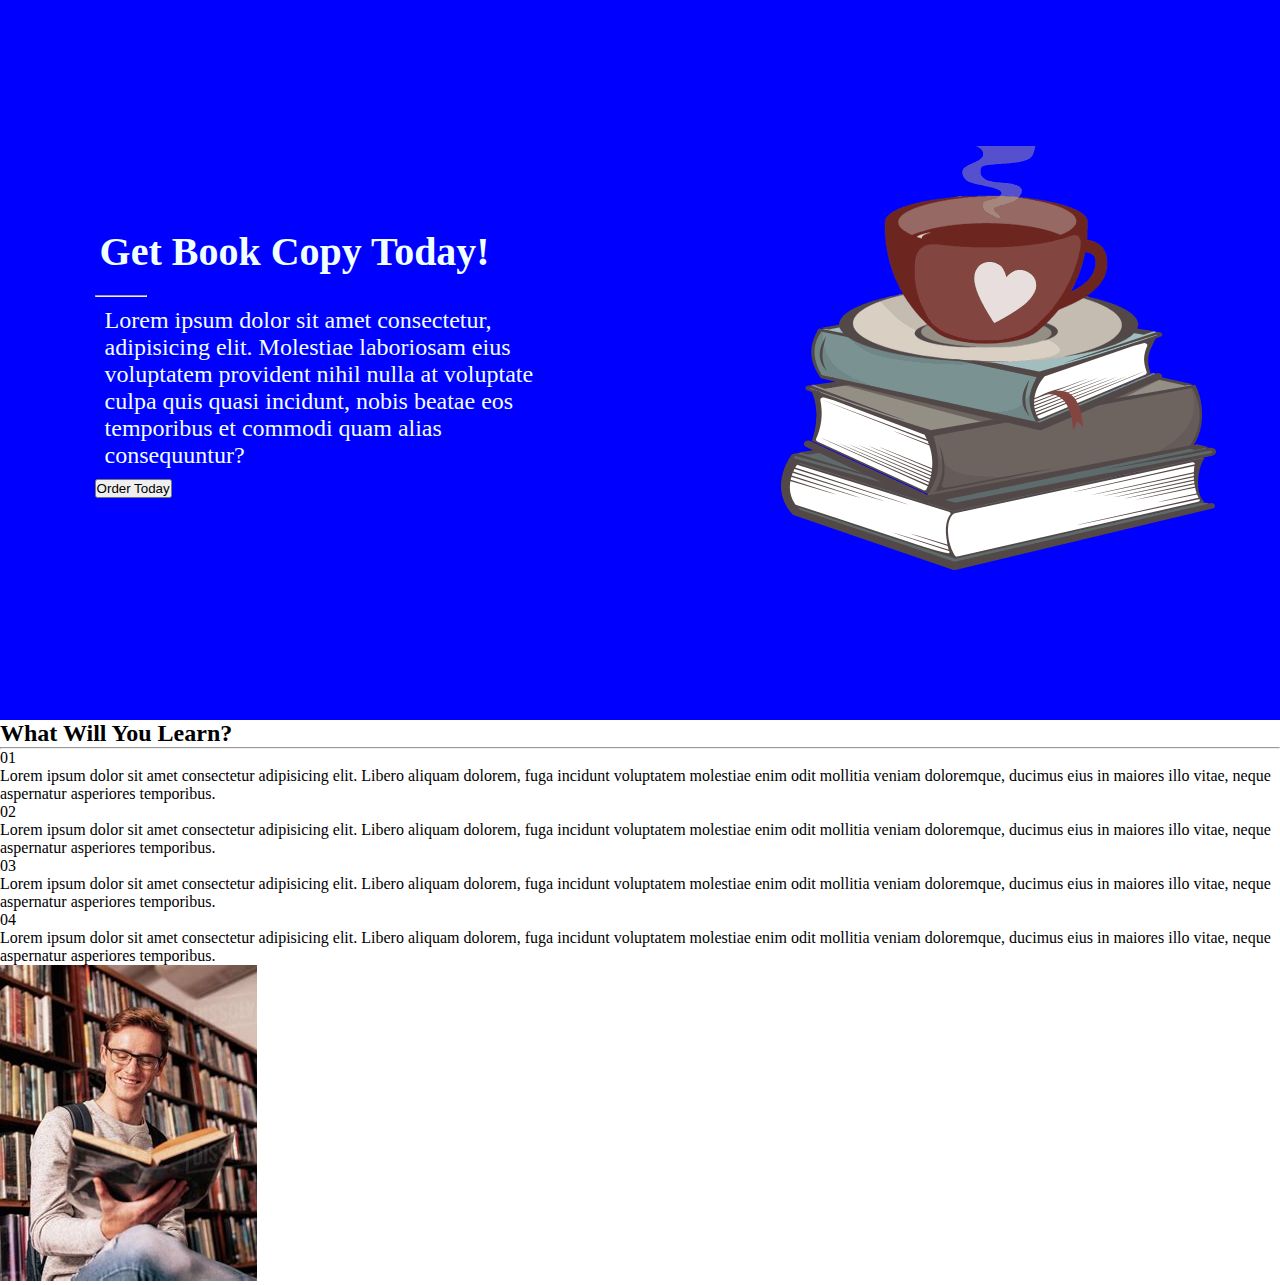
<file: homework1.1/index.html>
<!DOCTYPE html>
<html lang="en">
<head>
    <meta charset="UTF-8">
    <meta name="viewport" content="width=device-width, initial-scale=1.0">
    <title>homework1.1</title>

    <link rel="stylesheet" href="style.css">
</head>
<body>
    <div class="row row-flex">
        <div class="block1">
            <div class="block1_1">
                <h2 class="text-block1">Get Book Copy Today!</h2>
                <hr width="50rem">
                <p>Lorem ipsum dolor sit amet consectetur, adipisicing elit. Molestiae laboriosam eius voluptatem provident nihil nulla at voluptate culpa quis quasi incidunt, nobis beatae eos temporibus et commodi quam alias consequuntur?</p>
                <button>Order Today</button>
            </div>
        </div>
        <div class="block2">
            <img src="assets/tea.png" alt="">
        </div>
    </div>

    <div class="row_t">
        <div class="row_t">
            <h2>What Will You Learn?</h2>
            <hr>
        </div>
        <div class="block">
            <div class="col">
                <div>
                    <span>01</span>
                </div>
                <p>Lorem ipsum dolor sit amet consectetur adipisicing elit. Libero aliquam dolorem, fuga incidunt voluptatem molestiae enim odit mollitia veniam doloremque, ducimus eius in maiores illo vitae, neque aspernatur asperiores temporibus.</p>
            </div>
            <div class="col">
                <div>
                    <span>02</span>
                </div>
                <p>Lorem ipsum dolor sit amet consectetur adipisicing elit. Libero aliquam dolorem, fuga incidunt voluptatem molestiae enim odit mollitia veniam doloremque, ducimus eius in maiores illo vitae, neque aspernatur asperiores temporibus.</p>
            </div>
            <div class="col">
                <div>
                    <span>03</span>
                </div>
                <p>Lorem ipsum dolor sit amet consectetur adipisicing elit. Libero aliquam dolorem, fuga incidunt voluptatem molestiae enim odit mollitia veniam doloremque, ducimus eius in maiores illo vitae, neque aspernatur asperiores temporibus.</p>
            </div>
            <div class="col">
                <div>
                    <span>04</span>
                </div>
                <p>Lorem ipsum dolor sit amet consectetur adipisicing elit. Libero aliquam dolorem, fuga incidunt voluptatem molestiae enim odit mollitia veniam doloremque, ducimus eius in maiores illo vitae, neque aspernatur asperiores temporibus.</p>
            </div>
        </div>
        <div class="block">
            <img src="assets/book.png" alt="">
        </div>
    </div>
</body>
</html>
</file>
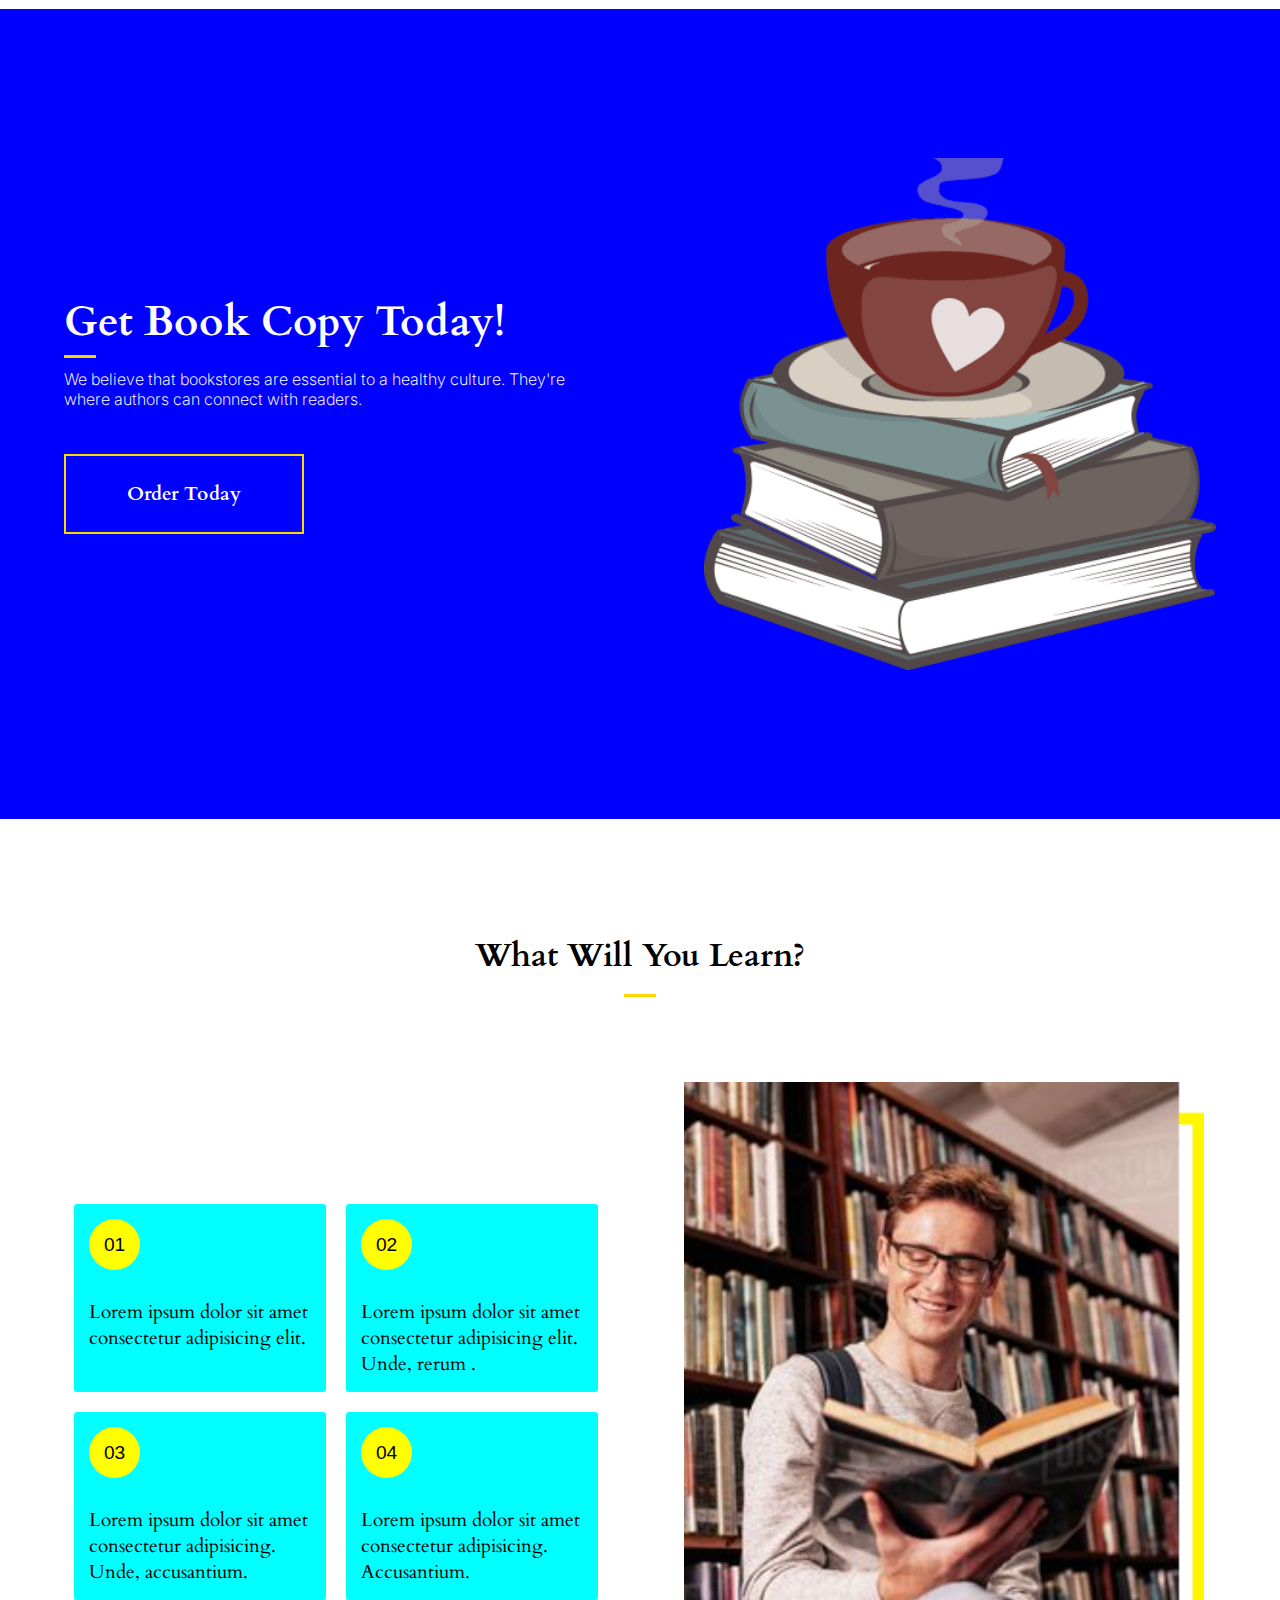
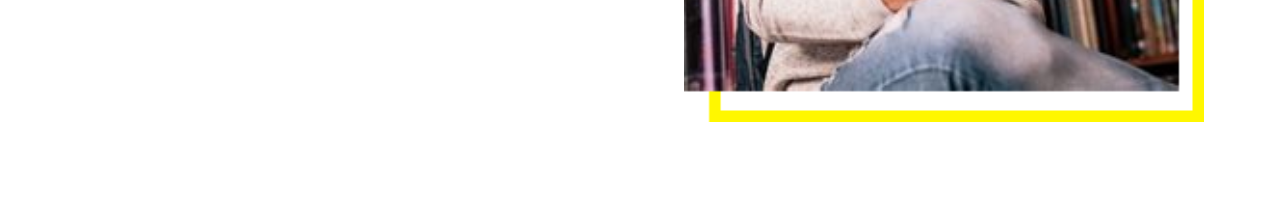
<file: homework1.2/index.html>
<!DOCTYPE html>
<html lang="en">
<head>
    <meta charset="UTF-8">
    <meta name="viewport" content="width=device-width, initial-scale=1.0">
    <title>homework1.2</title>
    <link rel="preconnect" href="https://fonts.googleapis.com">
    <link rel="preconnect" href="https://fonts.gstatic.com" crossorigin>
    <link href="https://fonts.googleapis.com/css2?family=Cardo:wght@400;600&display=swap" rel="stylesheet">

    <link rel="stylesheet" href="style.css">
</head>
<body>
    <div class="frame">
        <div class="block1 box">
            <div class="box1_1 vertical-center">
                <div class="content1_1">    
                    <h3>Get Book Copy Today!</h3>
                    <hr>
                    <p>We believe that bookstores are essential to a healthy culture. They're where authors can connect with readers.</p>
                    <button>Order Today</button>
                </div>
            </div>
            <div class="content1_2 vertical-center">
                <img src="tea.png" alt="">
            </div>
        </div>
    </div>
    <div class="frame">
        <div class="content2_1">
            <h2>What Will You Learn?</h2>
            <hr>
        </div>
        <div class="block2 box">
            <div class="content2_2">
                <div class="row">
                    <div class="col">
                        <span class="vertical-center">01</span>
                        <p>Lorem ipsum dolor sit amet consectetur adipisicing elit.</p>
                    </div>
                    <div class="col">
                        <span class="vertical-center">02</span>
                        <p>Lorem ipsum dolor sit amet consectetur adipisicing elit. Unde, rerum .</p>
                    </div>
                </div>
                <div class="row">
                    <div class="col">
                        <span class="vertical-center">03</span>
                        <p>Lorem ipsum dolor sit amet consectetur adipisicing. Unde, accusantium.</p>
                    </div>
                    <div class="col">
                        <span class="vertical-center">04</span>
                        <p>Lorem ipsum dolor sit amet consectetur adipisicing. Accusantium.</p>
                    </div>
                </div>
            </div>
            <div class="content2_3">
                <div class="vertical-center">
                    <img src="book_border.png" alt="">
                </div> 
            </div>
        </div>
    </div>
</body>
</html>
</file>
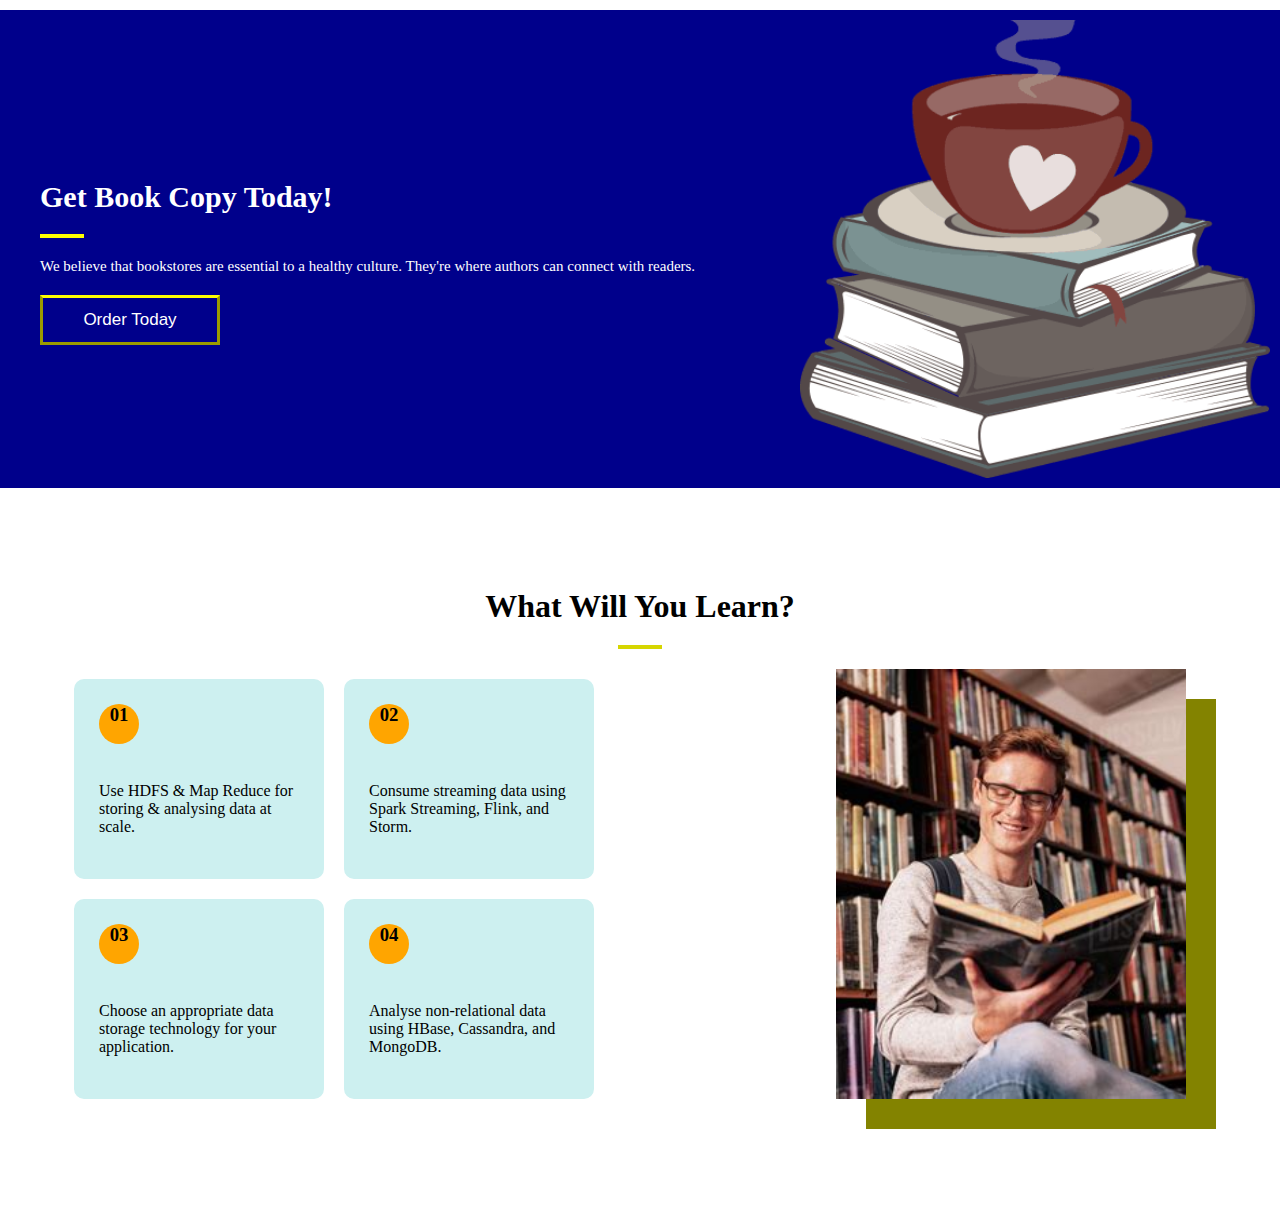
<file: homework1/index.html>
<!DOCTYPE html>
<html lang="en">
<head>
    <meta charset="UTF-8">
    <meta name="viewport" content="width=device-width, initial-scale=1.0">
    <title>homework1</title>

    <link rel="stylesheet" href="styles/style.css">
    <link rel="stylesheet" href="styles/order_style.css">
    <link rel="stylesheet" href="styles/info_style.css">
</head>
<body>
    <!-- order part -->
    <div class="order">
        <div class="order_content">
            <h3 class="order_header">get book copy today!</h3>
            <hr>
            <p class="order_text">We believe that bookstores are essential to a healthy culture. They're where authors can connect with readers.</p>
            <button class="order_button"  onclick="alert('order clicked!')">order today</button>
        </div>
        <img class="order_image" src="assets/tea.png">
    </div>

    <!-- what you'll learn (info) part -->
    <div class="info">
        <div class="info_header">
            <h1>What will you learn?</h1>
            <hr>
        </div>
        <div class="info_content">
            <div class="info_elements">
                <div>
                    <div class="info_element">
                        <h3>01</h3>
                        <p>Use HDFS & Map Reduce for storing & analysing data at scale.</p>
                    </div>
                    <div class="info_element">
                        <h3>02</h3>
                        <p>Consume streaming data using Spark Streaming, Flink, and Storm.</p>
                    </div>
                </div>
                <div>
                    <div class="info_element">
                        <h3>03</h3>
                        <p>Choose an appropriate data storage technology for your application.</p>
                    </div>
                    <div class="info_element">
                        <h3>04</h3>
                        <p>Analyse non-relational data using HBase, Cassandra, and MongoDB.</p>
                    </div>
                </div>
            </div>
            <img class="info_image" src="assets/book.png">
        </div>
    </div>
    <!-- <div style="height: 500px;"></div> -->
</body>
</html>
</file>
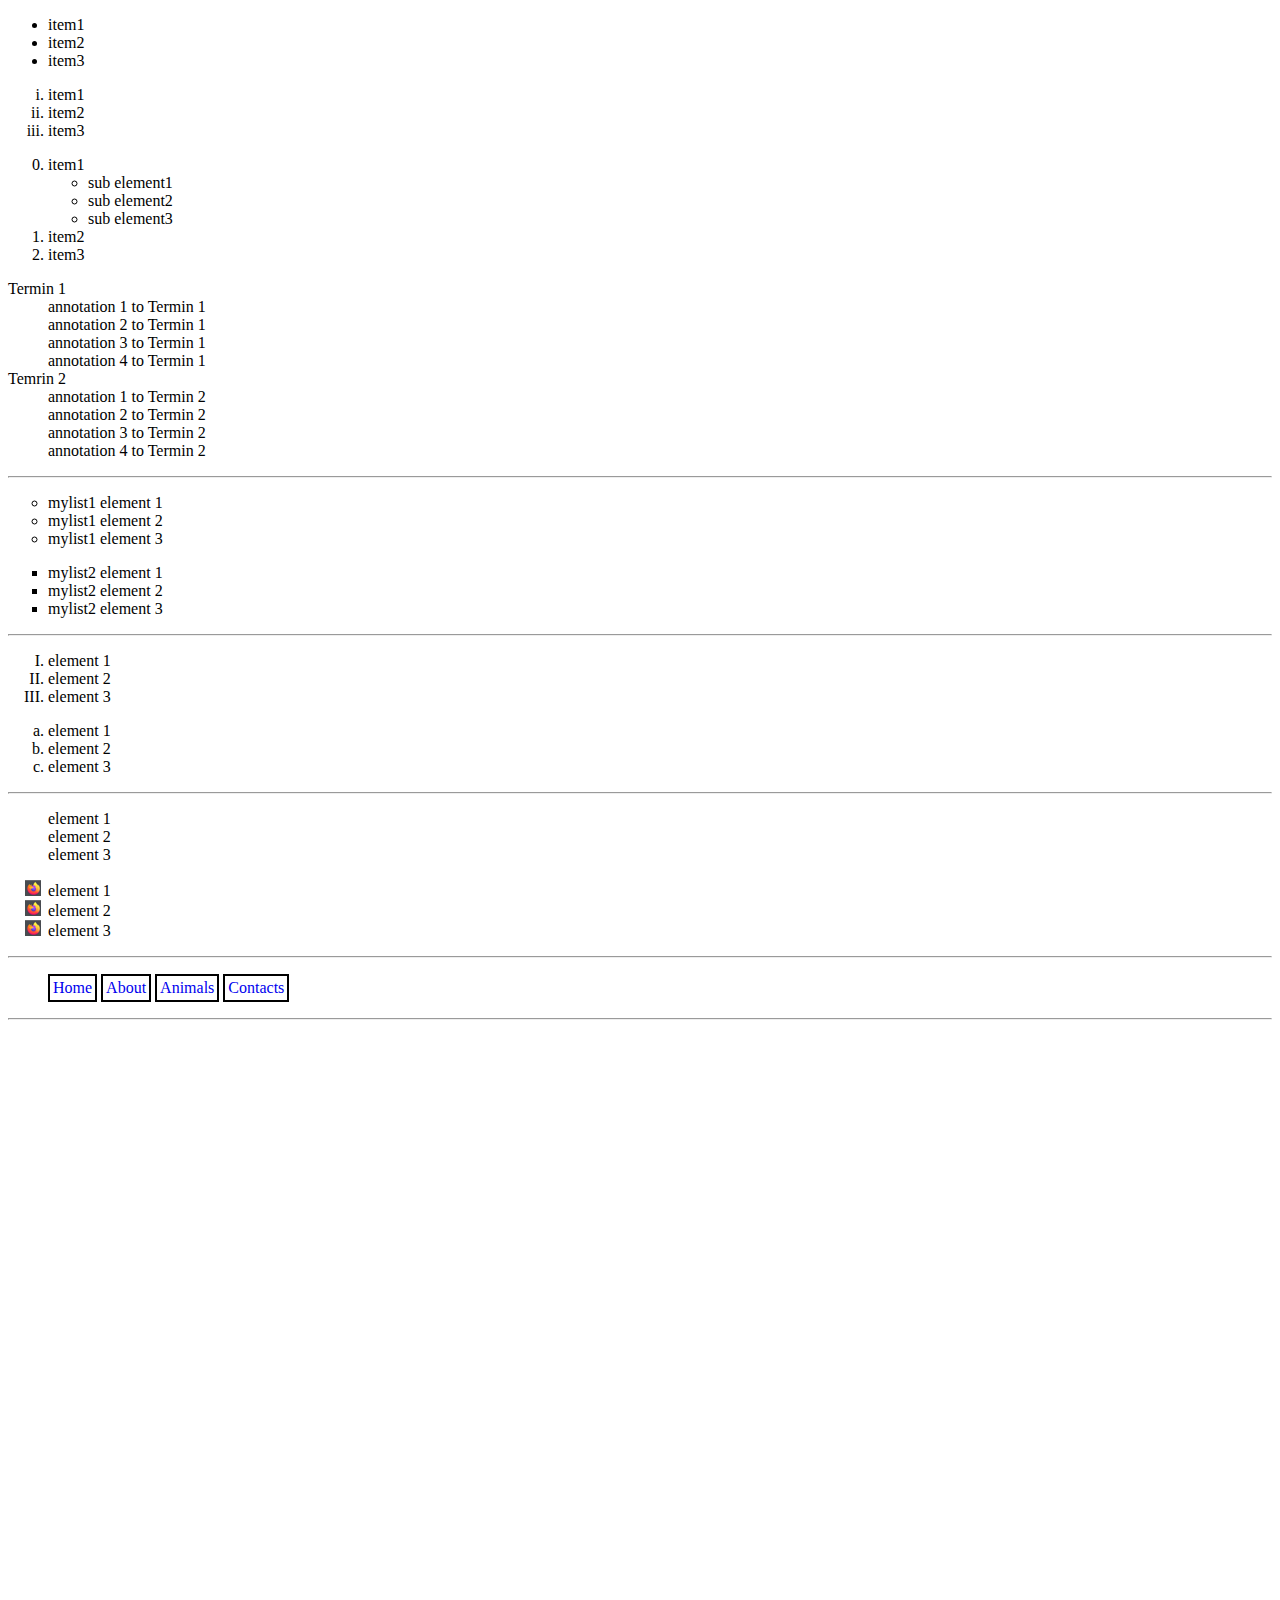
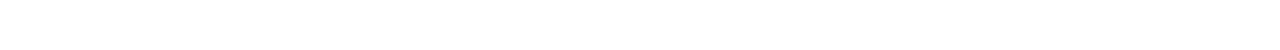
<file: homework2/index.html>
<!DOCTYPE html>
<html lang="en">
<head>
    <meta charset="UTF-8">
    <meta name="viewport" content="width=device-width, initial-scale=1.0">
    <link rel="stylesheet" href="style.css">
    <title>homework2</title>
</head>
<body>
    <ul>
        <li>item1</li>
        <li>item2</li>
        <li>item3</li>        
    </ul>
    <ol type="i">
        <li>item1</li>
        <li>item2</li>
        <li>item3</li>
    </ol>
    <ol type="1" start="0">
        <li>item1
            <ul>
                <li>sub element1</li>
                <li>sub element2</li>
                <li>sub element3</li>
            </ul>
        </li>
        <li>item2</li>
        <li>item3</li>
    </ol>
    <dl>
        <dt>Termin 1</dt>
        <dd> annotation 1 to Termin 1</dd>
        <dd> annotation 2 to Termin 1</dd>
        <dd> annotation 3 to Termin 1</dd>
        <dd> annotation 4 to Termin 1</dd>
        <dt>Temrin 2</dt>
        <dd> annotation 1 to Termin 2</dd>
        <dd> annotation 2 to Termin 2</dd>
        <dd> annotation 3 to Termin 2</dd>
        <dd> annotation 4 to Termin 2</dd>
    </dl>
    <hr>
    <ol class="mylist1">
        <li> mylist1 element 1</li>
        <li> mylist1 element 2</li>
        <li> mylist1 element 3</li>
    </ol>
    <ol class="mylist2">
        <li> mylist2 element 1</li>
        <li> mylist2 element 2</li>
        <li> mylist2 element 3</li>
    </ol>
    <hr>
    <ul class="mylist3">
        <li> element 1</li>
        <li> element 2</li>
        <li> element 3</li>
    </ul>
    <ul class="mylist4">
        <li> element 1</li>
        <li> element 2</li>
        <li> element 3</li>
    </ul>
    <hr>
    <ol class="mylist5">
        <li> element 1</li>
        <li> element 2</li>
        <li> element 3</li>
    </ol>
    <ul class="mylist6">
        <li> element 1</li>
        <li> element 2</li>
        <li> element 3</li>
    </ul>
    <hr>
    <ul class="mylist7">
        <li><a href="javascript:void(0);"> Home </a></li>
        <li><a href="javascript:void(0);"> About </a></li>
        <li>
            <a href="javascript:void(0);"> Animals </a>
            <ul>
                <li><a href="javascript:void(0);"> Tiger </a></li>
                <li><a href="javascript:void(0);"> Bear </a></li>   
            </ul>
        </li>
        <li><a href="javascript:void(0);"> Contacts </a></li>
    </ul>
    <hr>
    <div class="down"></div>
</body>
</html>
</file>
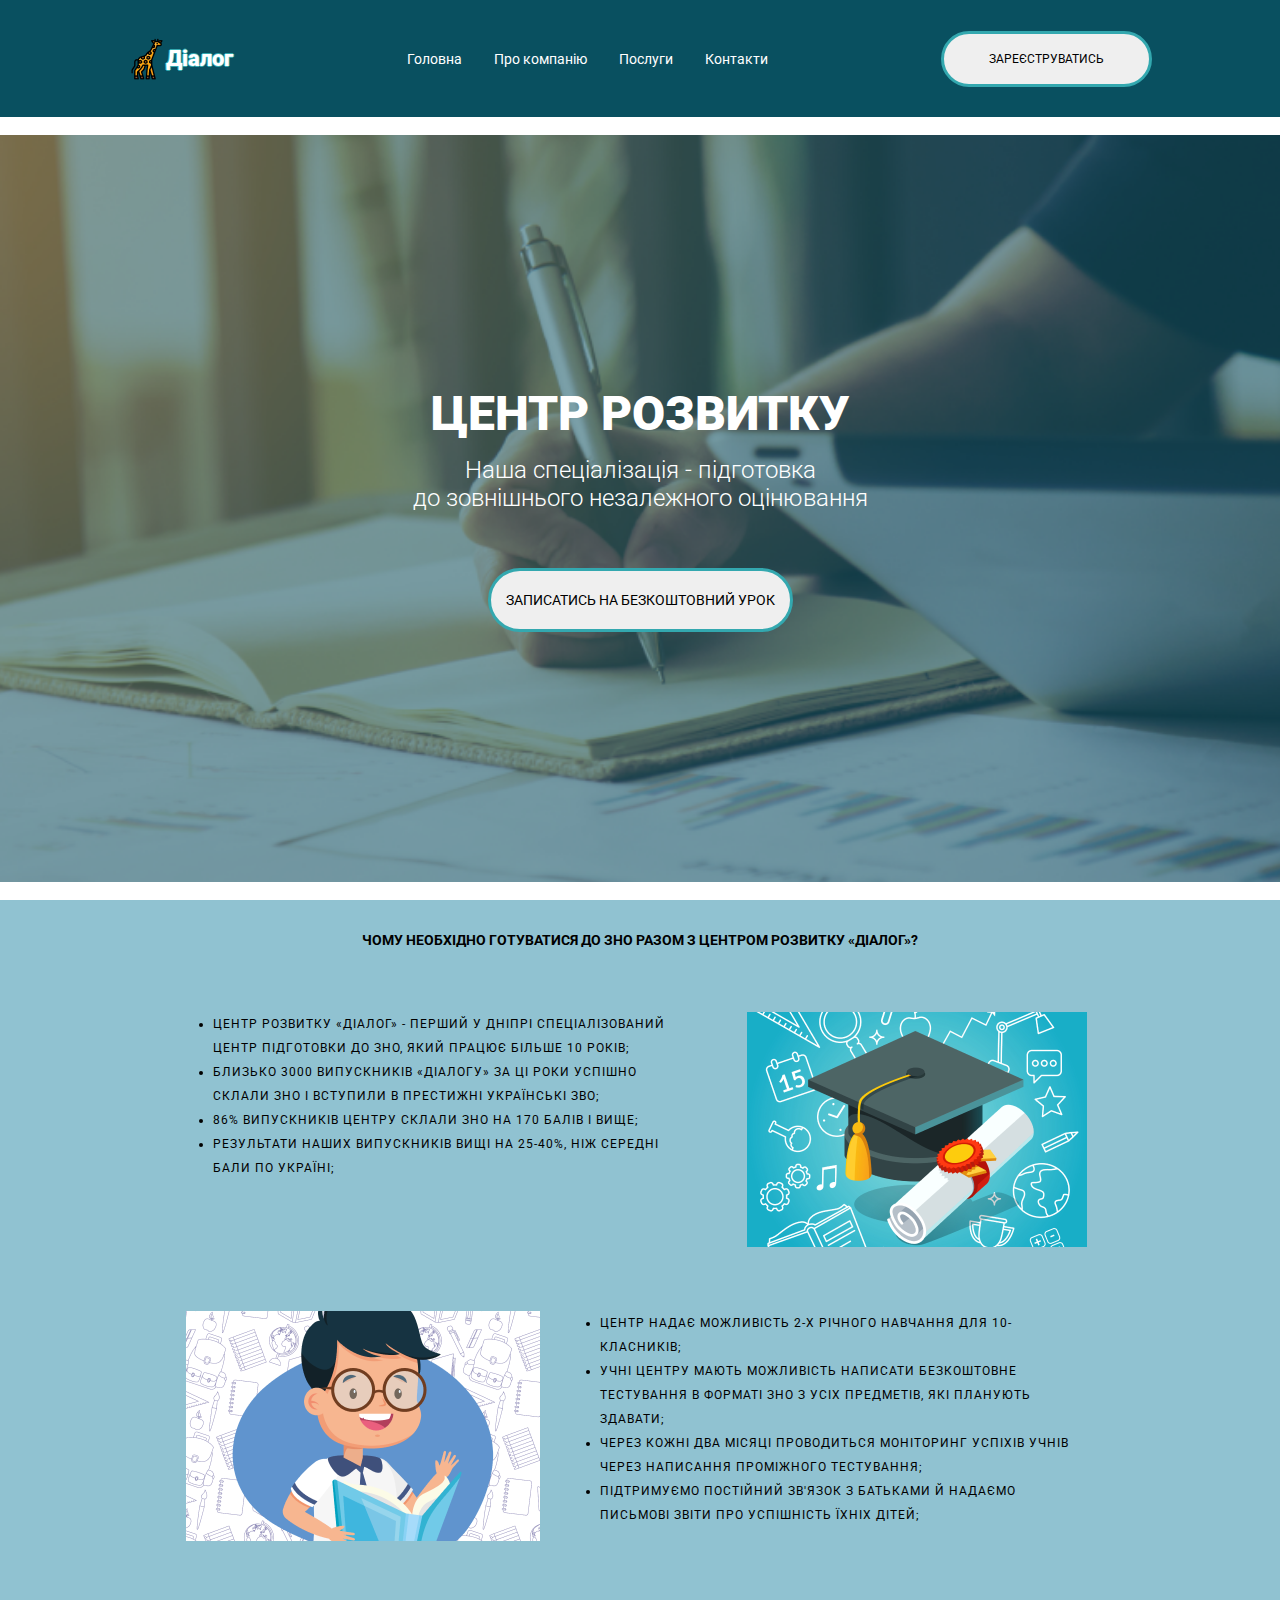
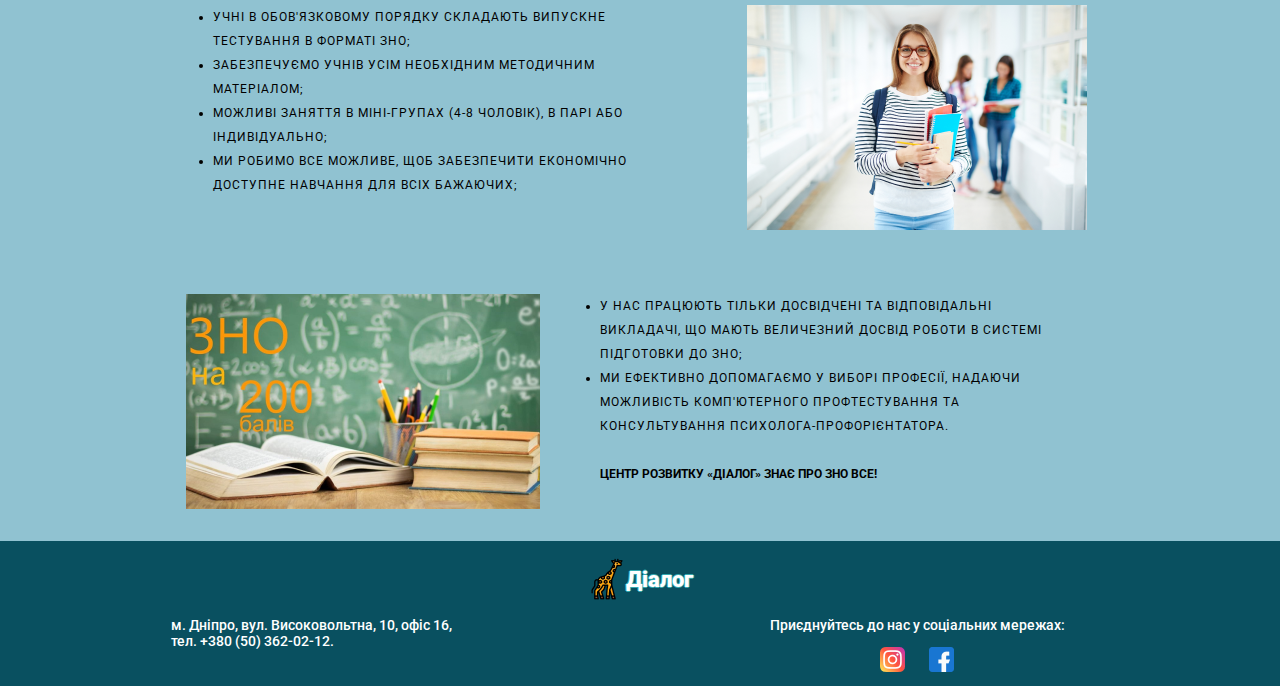
<file: homework3/index.html>
<!DOCTYPE html>
<html lang="en">
<head>
    <meta charset="UTF-8">
    <meta name="viewport" content="width=device-width, initial-scale=1.0">
    <title>homework3</title>
    <link rel="stylesheet" href="style.css">
</head>
<body>
    <header id="menu">
        <div class="box">
            <img src="images/giraffe.png", alt="giraffe">
            <h4>Діалог</h4>
        </div>
        <div class="box">
            <ul>
                <li><a href="javascript:void();">Головна</a></li>
                <li><a href="javascript:void();">Про компанію</a></li>
                <li><a href="javascript:void();">Послуги</a></li>
                <li><a href="javascript:void();">Контакти</a></li>
            </ul>
        </div>
        <div class="box">
            <button>ЗАРЕЄСТРУВАТИСЬ</button>
        </div>
    </header>
    <div class="block1">
        <div class="box2">
            <h2>ЦЕНТР РОЗВИТКУ</h2>
            <p>Наша спеціалізація - підготовка<br> до зовнішнього незалежного оцінювання</p>
            <button>Записатись на безкоштовний урок</button>
        </div>
    </div>
    <div class="block2">
        <div class="box3">
            <h5>Чому необхідно готуватися до ЗНО разом з Центром розвитку «ДІАЛОГ»?</h5>
        </div>
        <div class="box4">
            <div>
                <ul>
                    <li>Центр розвитку «ДІАЛОГ» - перший у Дніпрі спеціалізований центр підготовки до ЗНО, який працює більше 10 років;</li>
                    <li>близько 3000 випускників «ДІАЛОГУ» за ці роки успішно склали ЗНО і вступили в престижні українські ЗВО;</li>
                    <li>86% випускників Центру склали ЗНО на 170 балів і вище;</li>
                    <li>результати наших випускників вищі на 25-40%, ніж середні бали по Україні;</li>
                </ul>
            </div>
            <img src="images/picture1.png" alt="picture1">
        </div>
        <div class="box4">
            <img src="images/picture2.png" alt="picture2">
            <div>
                <ul>
                    <li>Центр надає можливість 2-х річного навчання для 10-класників;</li>
                    <li>учні Центру мають можливість написати безкоштовне тестування в форматі ЗНО з усіх предметів, які планують здавати;</li>
                    <li>через кожні два місяці проводиться моніторинг успіхів учнів через написання проміжного тестування;</li>
                    <li>підтримуємо постійний зв'язок з батьками й надаємо письмові звіти про успішність їхніх дітей;</li>
                </ul>
            </div>
        </div>
        <div class="box4">
            <div>
                <ul>
                    <li>учні в обов'язковому порядку складають випускне тестування в форматі ЗНО;</li>
                    <li>забезпечуємо учнів усім необхідним методичним матеріалом;</li>
                    <li>можливі заняття в міні-групах (4-8 чоловік), в парі або індивідуально;</li>
                    <li>ми робимо все можливе, щоб забезпечити економічно доступне навчання для всіх бажаючих;</li>
                </ul>
            </div>
            <img src="images/picture3.png" alt="picture3">
        </div>
        <div class="box4">
            <img src="images/picture4.png" alt="picture4">
            <div>
                <ul>
                    <li>у нас працюють тільки досвідчені та відповідальні викладачі, що мають величезний досвід роботи в системі підготовки до ЗНО;</li>
                    <li>ми ефективно допомагаємо у виборі професії, надаючи можливість комп'ютерного профтестування та консультування психолога-профорієнтатора.</li>
                </ul>
                <p>Центр розвитку «ДІАЛОГ» знає про ЗНО ВСЕ!</p>
            </div>
        </div>
    </div>
    <footer id="contacts">
        <div class="box">
            <img src="images/giraffe.png", alt="giraffe">
            <h4>Діалог</h4>
        </div>
        <div class="box5">
            <p>м. Дніпро, вул. Високовольтна, 10, офіс 16,<br> тел. +380 (50) 362-02-12.</p>
            <div class="box6">
                <p>Приєднуйтесь до нас у соціальних мережах:</p>
                <div class="box7">
                    <img src="images/instagram.png" alt="instagram">
                    <img src="images/facebook.png" alt="facebook">
                </div>
            </div>
        </div>
    </footer>
</body>
</html>
</file>
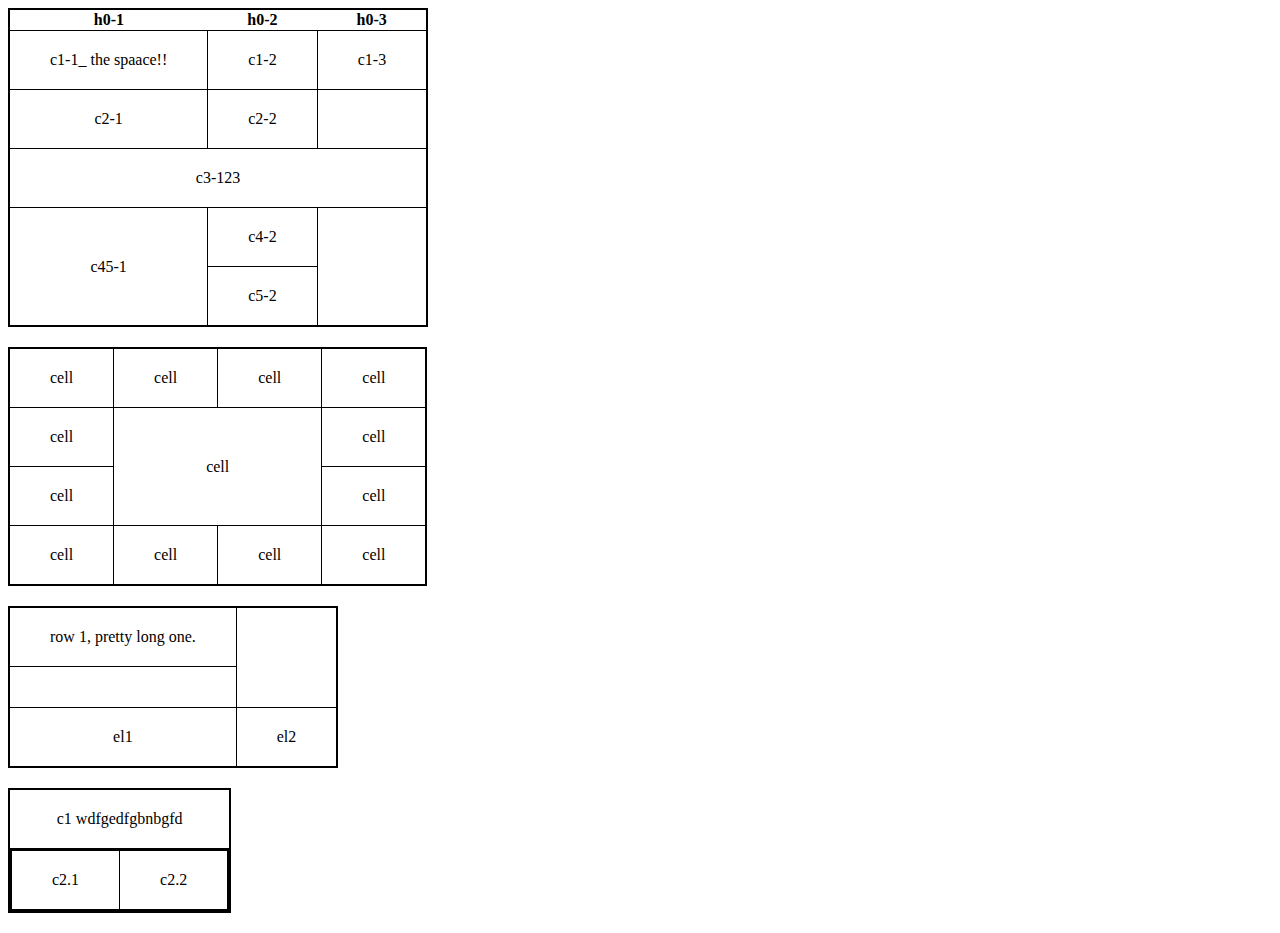
<file: lesson_08/index.html>
<!DOCTYPE html>
<html lang="en">
<head>
    <meta charset="UTF-8">
    <meta name="viewport" content="width=device-width, initial-scale=1.0">
    <title>Lesson 08</title>
    <link rel="stylesheet" href="style.css">
</head>
<body>
    <table>
        <thead>
            <tr>
                <th>h0-1</th>
                <th>h0-2</th>
                <th>h0-3</th>
            </tr>
        </thead>
        <tbody>
            <tr>
                <td>c1-1_ the spaace!!</td>
                <td>c1-2</td>
                <td>c1-3</td>
            </tr>
            <tr>
                <td>c2-1</td>
                <td>c2-2</td>
            </tr>
            <tr>
                <td colspan="4">c3-123</td>
            </tr>
            <tr>
                <td rowspan="2" >c45-1</td>
                <td>c4-2</td>
            </tr>
            <tr>
                <td>c5-2</td>
            </tr>
        </tbody>
    </table>

    <table>
        <tr>
            <td>cell</td>
            <td>cell</td>
            <td>cell</td>
            <td>cell</td>
        </tr>
        <tr>
            <td>cell</td>
            <td colspan="2" rowspan="2">cell</td>
            <td>cell</td>
        </tr>
        <tr>
            <td>cell</td>
            <td>cell</td>
        </tr>
        <tr>
            <td>cell</td>
            <td>cell</td>
            <td>cell</td>
            <td>cell</td>
        </tr>
    </table>

    <table>
        <tr>
            <td>row 1, pretty long one.</td>
        </tr>
        <tr><td></td></tr>
        <tr>
            <td>el1</td>
            <td>el2</td>
        </tr>
    </table>

    <table>
        <tr>
            <td>
                c1 wdfgedfgbnbgfd
            </td>
        </tr>
        <tr>
            <td style="padding: 0;">
                <table style="margin: 0; width: 100%; height: 100%;">
                    <tr>
                        <td>c2.1</td>
                        <td>c2.2</td>
                    </tr>
                </table>
            </td>
        </tr>
    </table>
</body>
</html>
</file>
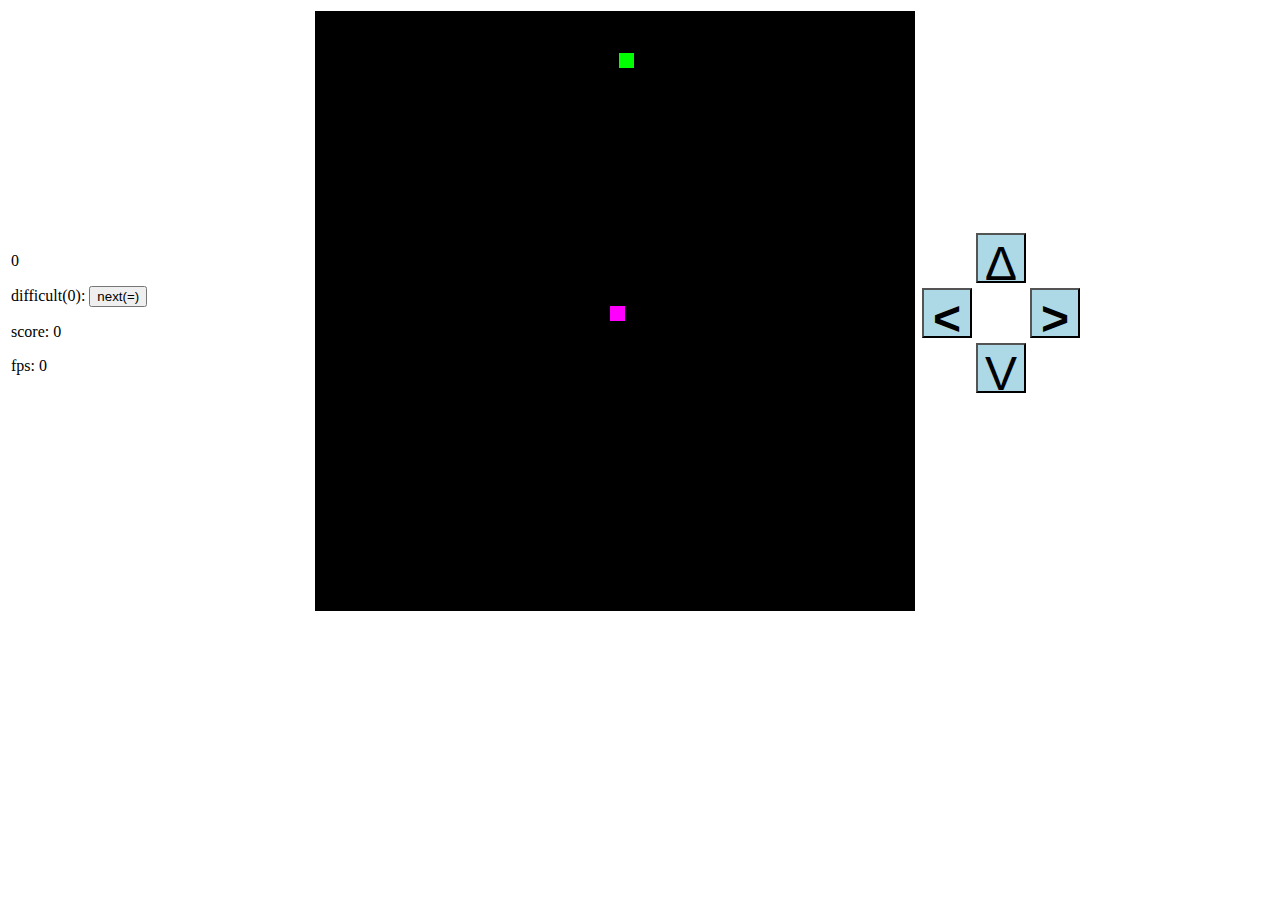
<file: snake/index.html>
<!DOCTYPE html>

<html>
<head>
  <meta http-equiv="CONTENT-TYPE" content="text/html; charset=UTF-8">
  <title>DisFunSec/snake</title>
  <style>
  td, tr {
    height:50px;
    width:50px;
  }
  button {
    width:50px;
    height:50px;
    background-color:lightblue;
    font-size:300%;
  </style>
</head>
<body>
  <table>
    <tr>
      <td style="width:300px">
        <p id="p1"></p>
        <p id="p2"></p>
        <p><a id="p3">difficult(0): </a><input type="button" id="dif" onclick="swD();" value="next(=)"></p>
        <p id="p4"></p>
        <p id="p5"></p>
      </td>
      <td style="width:600px" style="height:600px"><canvas width="600" height="600" style="background-color:black" id="canv"></canvas></td>
      <td style="width:150px">
        <center>
          <table>
            <tr>
              <td></td>
              <td><button id="up" onclick="tu();">∆</button></td>
              <td></td>
            </tr>
            <tr>
              <td><button id="left" onclick="tl();"><b><</b></button></td>
              <td></td>
              <td><button id="right" onclick="tr();"><b>></b></button></td>
            </tr>
            <tr>
              <td></td>
              <td><button id="down" onclick="td();">V</button></td>
              <td></td>
            </tr>
          </table>
        </center>
      </td>
    </tr>
  </table>
  <script>
    var snake = {x:{}, y:{},};
    var diff = document.getElementById("dif");
    var i = 0;
	var pf = 0;
    var score = -1;
    var mx = 0;
    var my = 0;
    var sx = 295;
	var cs = 0;
    var sy = 295;
    var ax;
    var ay;
	var IsLive = 1;
	var kkd = 0;
    var canvas = document.getElementById("canv");
    var ctx = canvas.getContext("2d");
    var p1=document.getElementById('p1');
    var p2=document.getElementById('p2');
    var p3=document.getElementById('p3');
    var p4=document.getElementById('p4');
    var p5=document.getElementById('p5');
	var colors = ["#cccccc", "#cccccc", "#0000ff", "#0000ff"];
	var difs=[1,3,5,7.5,15];
    ctx.fillStyle = "black";
	ctx.font = "30px Arial";
    function rect(x, y, color) {
      ctx.fillStyle = color;
      ctx.fillRect  (x, y, 15, 15);
    }
    function clear() {
      ctx.clearRect(0,0,canvas.width,canvas.height);
    }
	function swD() {
		pf++;
		if (pf>=5) {
			pf=0;
		}
	}
    function tu() {
      if (my==0 && kkd==0) {
        my=-1;
        mx=0;
		kkd=15;
      }
    }
    function td() {
      if (my==0 && kkd==0) {
        my=1;
        mx=0;
		kkd=15;
      }
    }
    function tl() {
      if (mx==0 && kkd==0) {
        mx=-1;
        my=0;
		kkd=15;
      }
    }
    function tr() {
      if (mx==0 && kkd==0) {
        mx=1;
        my=0;
		kkd=15;
      }
    }
	document.addEventListener("keydown",keyPush);
	function keyPush(evt) {
		switch(evt.keyCode) {
			case 187:
				swD();
				break;
			case 37:
				tl();
				break;
			case 38:
				tu();
				break;
			case 39:
				tr();
				break;
			case 40:
				td();
				break;
			case 32:
				if (IsLive == 0) {
				  sx=295;
				  sy=295;
				}
				IsLive = 1;
				break;
			case evt.keyCode:
				console.log(evt.keyCode);
		}
	}
    function genA() {
      ax=Math.round(Math.random()*570)+15;
      ay=Math.round(Math.random()*570)+15;
      score+=1;
    }
    function csc(bx,by) {
      if (sx+11.2>=bx-3.7 && bx+11.2>=sx-3.7 && sy+11.2>=by-3.7 && by+11.2>=sy-3.7) {
        return("True");
      }
    }
	function GameOver() {
	  //alert("your score is: "+score);
	  ctx.fillText(("your score is: "+score),10,50);
	  IsLive = 0;
	  mx=0;
	  my=0;
	  genA();
	  score=0;
	}
    genA();
    date1=0;
    interval=setInterval(loop,1000/40);
	
    function loop() {
	  console.log(IsLive);
	  if (IsLive==1) {
	    dif=difs[pf];
        sx+=dif*mx;
        sy+=dif*my;
        i+=dif;
	    kkd-=dif;
	    
	    if (kkd < 0) {
	      kkd = 0;
	    }
	    
        if (csc(ax,ay) == "True") {
	  	genA();
	    }
       
        if (sx<0) {sx=590;}
        if (sx>590) {sx=0;}
        if (sy<0) {sy=590;}
        if (sy>590) {sy=0;}
  
        if (i>=15) {
          i=0
          date0=date1;
          date1 = new Date();
          date1=date1.getTime();
          spf=date1-date0;
          for (i1=score+2; i1>0; i1--) {
            snake['x'][i1]=snake['x'][i1-1];
            snake['y'][i1]=snake['y'][i1-1];
          }
          snake['x'][0]=sx;
          snake['y'][0]=sy;
        }
        //sm="mx: "+mx+"; my: "+my+";";
        //p1.innerHTML=sm;
        //sp="sx: "+sx+"; sy: "+sy+";";
        p2.innerHTML=kkd;
        //ap="ax: "+ax+"; ay: "+ay+";";
        p3.innerHTML='difficult('+pf+'): ';
        p4.innerHTML="score: "+score;
        p5.innerHTML="fps: "+Math.floor((15000/spf)/dif);
        clear();
        rect(ax,ay,"#00ff00");
        for (i1=score+2; i1>=0; i1--) {
          if (csc(snake['x'][i1],snake['y'][i1])=='True' && i1>2 && i1<score+2) {
            GameOver();			
          }
          if (ax+11.2>=snake['x'][i1]-3.7 && snake['x'][i1]+11.2>=ax-3.7 && ay+11.2>=snake['y'][i1]-3.7 && snake['y'][i1]+11.2>=ay-3.7) {
            genA();
            score--;
          }
          rect(snake['x'][i1],snake['y'][i1],colors[i1%colors.length]);
        }
		rect(sx,sy,"#ff00ff");
		
		
      }
	}
  </script>
</body>
</html>
</file>
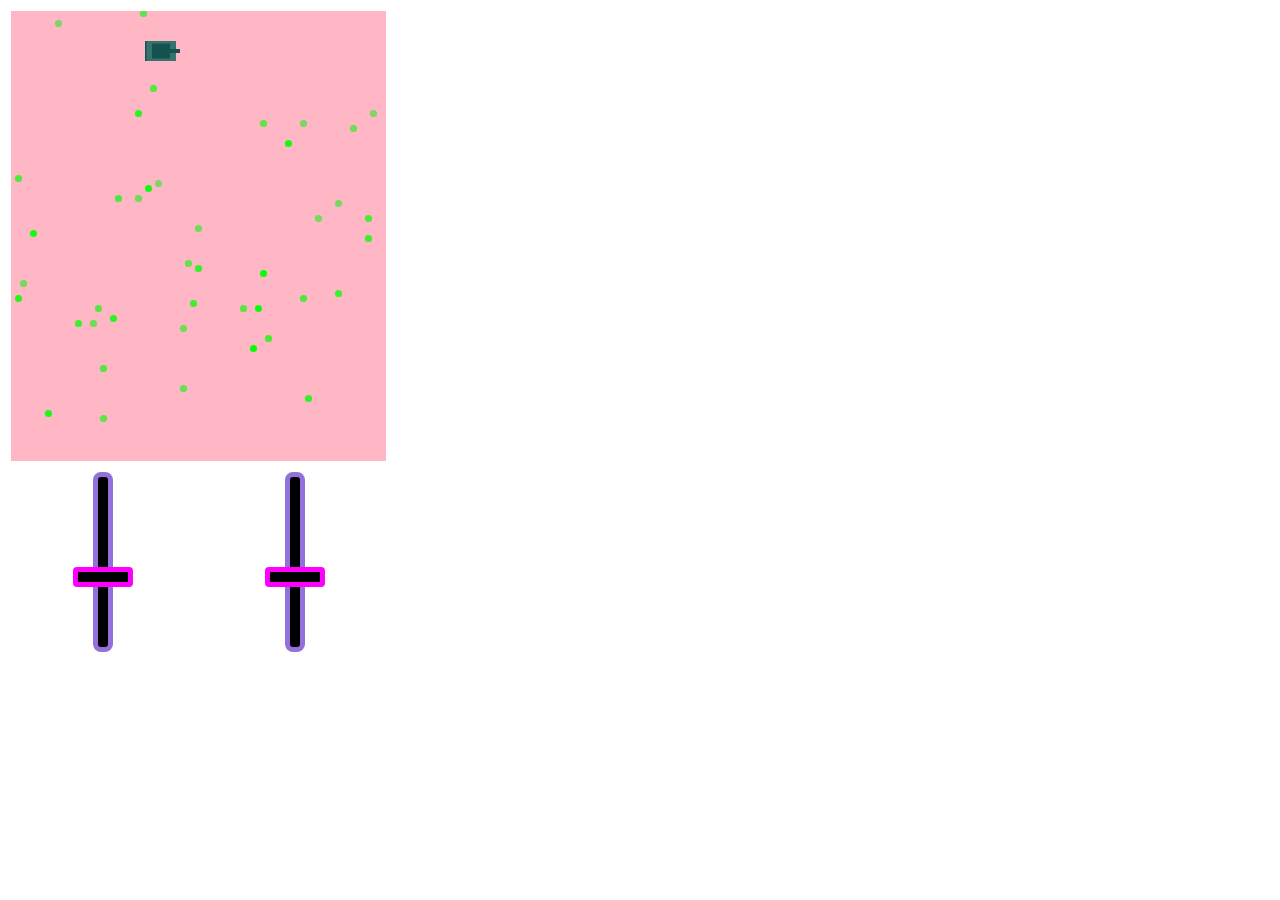
<file: tank/index.html>
<!DOCTYPE html>
<html lang="en">
<head>
  <meta charset="UTF-8">
  <meta http-equiv="X-UA-Compatible" content="IE=Edge">
  <meta name="viewport" content="width=device-width, initial-scale=1.0, maximum-scale=1.0, user-scalable=no">

  <title>HTML</title>
  <style>
body {
    font-size: 15pt;
}
.slider {
  position: relative;
  top:80px;
  align-self: center;
  -webkit-appearance: none;
  width: 170px;
  height: 10px;
  background: #000;
  outline: none;
  border: 5px solid mediumpurple;
  border-radius: 8px;
  transform: rotate(-90deg);
}


/* for chrome/safari */
.slider::-webkit-slider-thumb {
  -webkit-appearance: none;
  appearance: none;
  width: 20px;
  height: 60px;
  background: #000;
  cursor: pointer;
  border: 5px solid magenta;
  border-radius: 4px;
}
</style>
</head>

<body><table width="375">
  <tr>
    <td colspan="3"><canvas id="field" width="375" height="450"></canvas></td>
  </tr>
  <tr>
    <td><input width="100px" class="slider" id="ls" type="range" min="-4" max="6" value="0"></td>
    <td width="175px"></td>
    <td><input width="100px" class="slider" id="rs" type="range" min="-4" max="6" value="0"></td>
  </tr>
  </table>  
  <script>
  // dt always assumed as 1/60
console.log('Hello World!');
let canvas = document.getElementById("field");
let ctx = canvas.getContext("2d");
let ls = document.getElementById("ls");
let rs = document.getElementById("rs");
function square(r) {
  ctx.beginPath();
  ctx.moveTo(r[0][0],r[0][1]);
  ctx.lineTo(r[1][0],r[1][1]);
  ctx.lineTo(r[2][0],r[2][1]);
  ctx.lineTo(r[3][0],r[3][1]);
  ctx.closePath();
  ctx.fill();
}
function clear(c=ctx.fillStyle) {
  previous_color = ctx.fillStyle;
  ctx.fillStyle = c;
  ctx.fillRect(0,0,canvas.width,canvas.height);
  ctx.fillStyle = previous_color;
}
function color(c) {
  ctx.fillStyle = c;
}
function rotate(cx, cy, ox, oy, a){
  rx = cx+(ox*Math.cos(a))-(oy*Math.sin(a));
  ry = cy+(ox*Math.sin(a))+(oy*Math.cos(a));
  return [rx, ry];
}
function rect(posx,posy, width, height, r=0, slidex=0, slidey=0){
  p1=rotate(posx, posy, width/2+slidey, height/2+slidex,r);
  p2=rotate(posx, posy, width/2+slidey,-height/2+slidex,r);
  p3=rotate(posx, posy, -width/2+slidey,height/2+slidex,r);
  p4=rotate(posx, posy, -width/2+slidey,-height/2+slidex,r);
  return [p1, p2, p4, p3];
}


clear("#ffb7c5");
color("#367270");

const l = 30;
const w = l*2/3;

var x = 150;
var y = 40;
var r = 90;
var l_u_key = 0;
var l_d_key = 0;
var r_u_key = 0;
var r_d_key = 0;
var leaf = {
  x: [],
  y: []
}

function ref(){
  clear("#ffb7c505");
  color("#367270");
  // tank frame
  square (rect(x,y,w,l,r/180*Math.PI));
  color("#165250");
  // tank gun
  square(rect(x,y,l*2/15,l/3,r/180*Math.PI, l*-7/15));
  // tank top
  square(rect(x,y,l/2,l*3/5,r/180*Math.PI));
  color("#3");
  // back part
  square(rect(x,y,w,1,r/180*Math.PI, l/2));
}

// takes canvas sides as borders, variables w, l, r, are width, length and rotation(degrees) of a tank
function forward(range){
  // for vertical walls (horizontal movement)
  dx = 0;
  if (r != 90 || r != 270) {
   t_ = Math.tan(r/180*Math.PI);
   // { y = $t_ * (x - $x) + $y
   // { x = 0
   // ==========================
   // y = - $t_ * $x + $y
   // check range to point.. pythagorhean?
   // ($x - 0)**2 + ($y+$t_*$x+$y)**2 <= range**2
   // $x**2 + (2*$y+$t_*$x)**2 <= range**2
   if (x**2 + (2*y+t_*x)**2 > range**2) {	
   	// there is no collision]
   	console.log(x, y+t_*x, y);
   	<!-- console.log(x**2 + (2*y+t_*x)**2); -->
    dx = range*Math.sin(r/180*Math.PI);
  }}
  dy = range*Math.cos(r/180*Math.PI);

  <!-- // same for horixontal walls (vertical movement) -->
  <!-- dy = 0; -->
  <!-- if (r != 0 || r != 180) { -->
   <!-- t_ = Math.tan((r+90)/180*Math.PI); -->
   <!-- // { y = $t_ * (x - $x) + $y -->
   <!-- // { x = 0 -->
   <!-- // ========================== -->
   <!-- // y = - $t_ * $x + $y -->
   <!-- // check range to point.. pythagorhean? -->
   <!-- // ($x - 0)**2 + ($y+$t_*$x+$y)**2 <= range**2 -->
   <!-- // $x**2 + (2*$y+$t_*$x)**2 <= range**2 -->
   <!-- if (x**2 + (2*y+t_*x)**2 > range**2) { -->
   	<!-- // there is no collision -->
    <!-- dy = + range*Math.sin(r/180*Math.PI); -->
  <!-- }} -->

  

  
  // i have four walls 
  // x = 0
  // x = canvas.width
  // y = 0
  // y = canvas.heigh
  // i need to check for intersections of those 4 lines and line of movement of a tank
  // for all four points (corners) of a tank ???
  x += dx;
  y -= dy;
  // d_y = + range*Math.cos(r/180*Math.PI);
}

function noise(){
  nx = Math.floor(Math.random()*(canvas.width/5));
  ny = Math.floor(Math.random()*(canvas.height/5));
  previous_color = ctx.fillStyle;
  color("#00FF00");
  ctx.beginPath();
  ctx.arc(nx*5+2.5, ny*5+2.5, 3.54,0,360);
  leaf.x.unshift(nx*5-1);
  leaf.y.unshift(ny*5-1);
  ctx.closePath();
  ctx.fill(); 
  color("#ffb7c5")
  ctx.fillRect(leaf.x[180],leaf.y[180],7
  ,7);
  leaf.x.length = 180;
  leaf.y.length = 180;
  color(previous_color);
}

document.addEventListener("keydown",(e)=>{ 
  if (e.keyCode==68){l_u_key = 1;} 
  if (e.keyCode==67){l_d_key = 1;} 
  if (e.keyCode==74){r_u_key = 1;} 
  if (e.keyCode==78){r_d_key = 1;} 
}); 
document.addEventListener("keyup",(e)=>{ 
  if (e.keyCode==68){l_u_key = 0;} 
  if (e.keyCode==67){l_d_key = 0;} 
  if (e.keyCode==74){r_u_key = 0;} 
  if (e.keyCode==78){r_d_key = 0;} 
}); 

a = setInterval(() => {
  noise();
  ref();
  r+=ls.value/10;
  forward(ls.value/10);
  r-=rs.value/10;
  forward(rs.value/10);
  r%=360;
},1000/60);

b = setInterval(() => {
  if ((l_u_key &&! l_d_key) && ls.value*1 < ls.max*1){ls.value = ls.value*1 + 1;} 
  if ((l_d_key &&! l_u_key) && ls.value*1 > ls.min*1){ls.value = ls.value*1 - 1;} 
  if ((r_u_key &&! r_d_key) && rs.value*1 < rs.max*1){rs.value = rs.value*1 + 1;} 
  if ((r_d_key &&! r_u_key) && rs.value*1 > rs.min*1){rs.value = rs.value*1 - 1;} 
  if (l_u_key && l_d_key){ls.value = 0;}
  if (r_u_key && r_d_key){rs.value = 0;}
}, 1000/16);


</script>
</body>
</html>
</file>
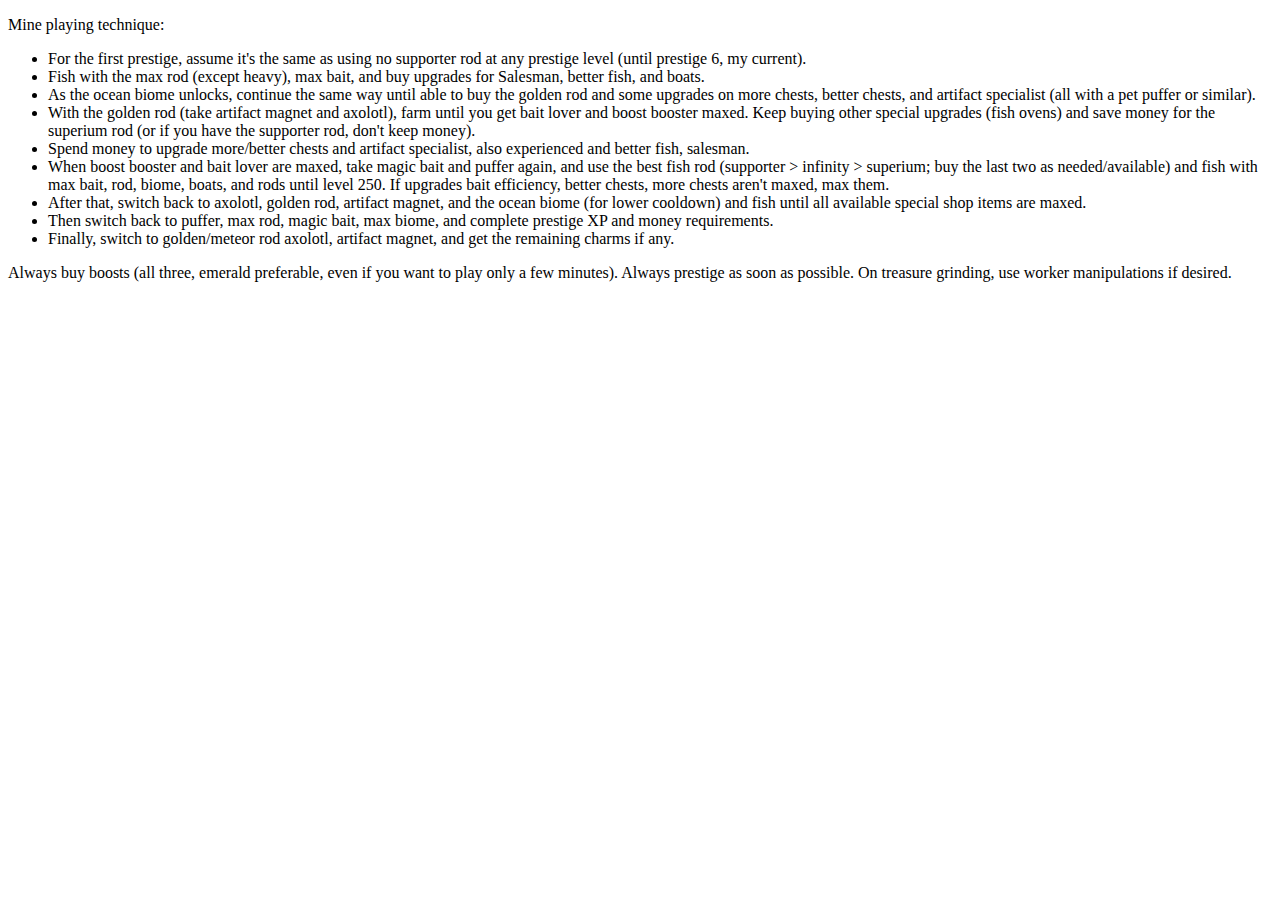
<file: v-fisher/index.html>
<!DOCTYPE html>
<html lang="en">
<head>
    <meta charset="UTF-8">
    <meta name="viewport" content="width=device-width, initial-scale=1.0">
    <title>V-Fisher Page</title>
</head>
<body>
    <p>Mine playing technique:</p>
    <ul>
        <li>For the first prestige, assume it's the same as using no supporter rod at any prestige level (until prestige 6, my current).</li>
        <li>Fish with the max rod (except heavy), max bait, and buy upgrades for Salesman, better fish, and boats.</li>
        <li>As the ocean biome unlocks, continue the same way until able to buy the golden rod and some upgrades on more chests, better chests, and artifact specialist (all with a pet puffer or similar).</li>
        <li>With the golden rod (take artifact magnet and axolotl), farm until you get bait lover and boost booster maxed. Keep buying other special upgrades (fish ovens) and save money for the superium rod (or if you have the supporter rod, don't keep money).</li>
        <li>Spend money to upgrade more/better chests and artifact specialist, also experienced and better fish, salesman.</li>
        <li>When boost booster and bait lover are maxed, take magic bait and puffer again, and use the best fish rod (supporter > infinity > superium; buy the last two as needed/available) and fish with max bait, rod, biome, boats, and rods until level 250. If upgrades bait efficiency, better chests, more chests aren't maxed, max them.</li>
        <li>After that, switch back to axolotl, golden rod, artifact magnet, and the ocean biome (for lower cooldown) and fish until all available special shop items are maxed.</li>
        <li>Then switch back to puffer, max rod, magic bait, max biome, and complete prestige XP and money requirements.</li>
        <li>Finally, switch to golden/meteor rod axolotl, artifact magnet, and get the remaining charms if any.</li>
    </ul>

    <p>Always buy boosts (all three, emerald preferable, even if you want to play only a few minutes). Always prestige as soon as possible. On treasure grinding, use worker manipulations if desired.</p>
</body>
</html>
</file>
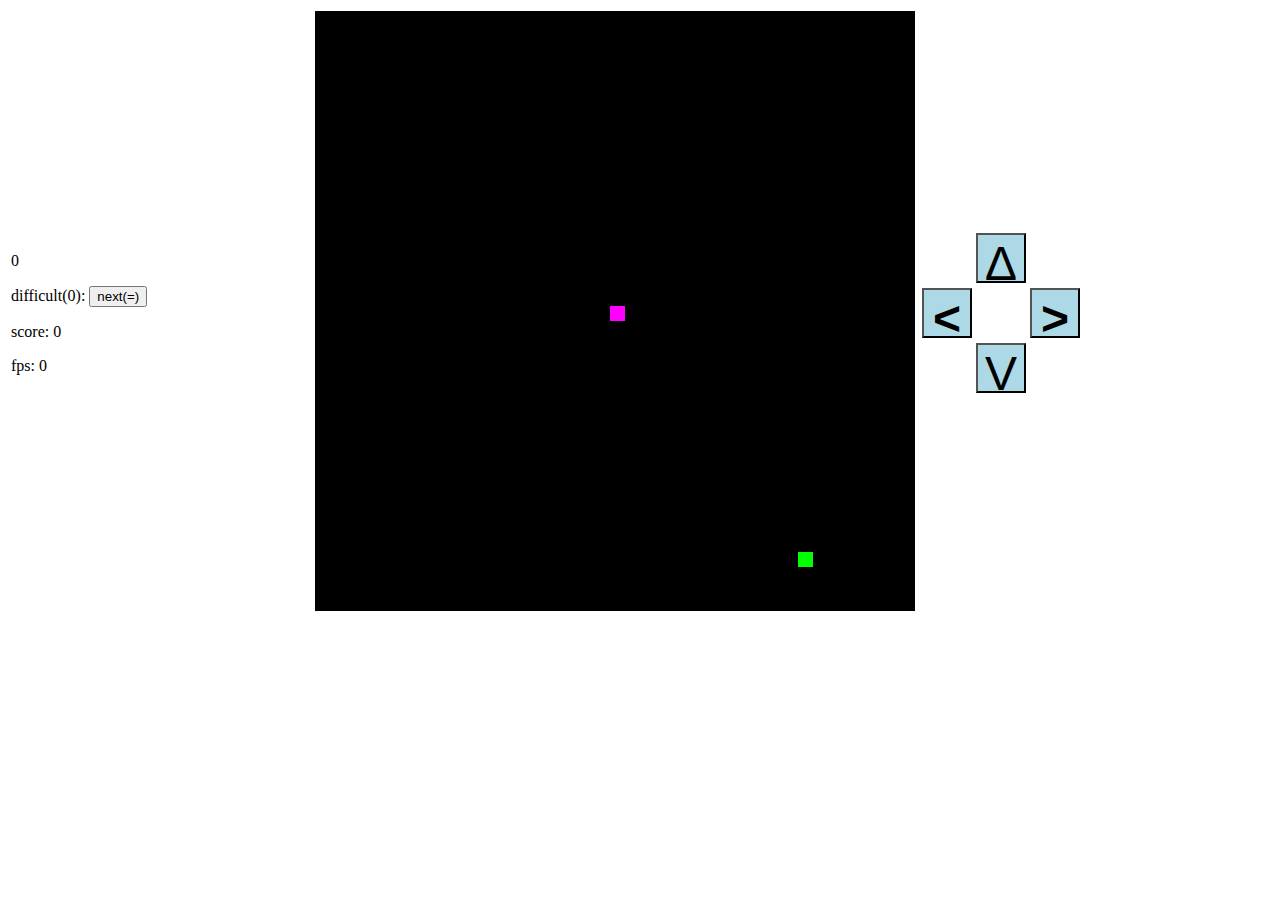
<file: snake.html>
<!DOCTYPE html>

<html>
<head>
  <meta http-equiv="CONTENT-TYPE" content="text/html; charset=UTF-8">
  <title>Hello, World!</title>
  <style>
  td, tr {
    height:50px;
    width:50px;
  }
  button {
    width:50px;
    height:50px;
    background-color:lightblue;
    font-size:300%;
  </style>
</head>
<body>
  <table>
    <tr>
      <td style="width:300px">
        <p id="p1"></p>
        <p id="p2"></p>
        <p><a id="p3">difficult(0): </a><input type="button" id="dif" onclick="swD();" value="next(=)"></p>
        <p id="p4"></p>
        <p id="p5"></p>
      </td>
      <td style="width:600px" style="height:600px"><canvas width="600" height="600" style="background-color:black" id="canv"></canvas></td>
      <td style="width:150px">
        <center>
          <table>
            <tr>
              <td></td>
              <td><button id="up" onclick="tu();">∆</button></td>
              <td></td>
            </tr>
            <tr>
              <td><button id="left" onclick="tl();"><b><</b></button></td>
              <td></td>
              <td><button id="right" onclick="tr();"><b>></b></button></td>
            </tr>
            <tr>
              <td></td>
              <td><button id="down" onclick="td();">V</button></td>
              <td></td>
            </tr>
          </table>
        </center>
      </td>
    </tr>
  </table>
  <script>
    var snake = {x:{}, y:{},};
    var diff = document.getElementById("dif");
    var i = 0;
	var pf = 0;
    var score = -1;
    var mx = 0;
    var my = 0;
    var sx = 295;
	var cs = 0;
    var sy = 295;
    var ax;
    var ay;
	var IsLive = 1;
	var kkd = 0;
    var canvas = document.getElementById("canv");
    var ctx = canvas.getContext("2d");
    var p1=document.getElementById('p1');
    var p2=document.getElementById('p2');
    var p3=document.getElementById('p3');
    var p4=document.getElementById('p4');
    var p5=document.getElementById('p5');
	var colors = ["#cccccc", "#cccccc", "#0000ff", "#0000ff"];
	var difs=[1,3,5,7.5,15];
    ctx.fillStyle = "black";
	ctx.font = "30px Arial";
    function rect(x, y, color) {
      ctx.fillStyle = color;
      ctx.fillRect  (x, y, 15, 15);
    }
    function clear() {
      ctx.clearRect(0,0,canvas.width,canvas.height);
    }
	function swD() {
		pf++;
		if (pf>=5) {
			pf=0;
		}
	}
    function tu() {
      if (my==0 && kkd==0) {
        my=-1;
        mx=0;
		kkd=15;
      }
    }
    function td() {
      if (my==0 && kkd==0) {
        my=1;
        mx=0;
		kkd=15;
      }
    }
    function tl() {
      if (mx==0 && kkd==0) {
        mx=-1;
        my=0;
		kkd=15;
      }
    }
    function tr() {
      if (mx==0 && kkd==0) {
        mx=1;
        my=0;
		kkd=15;
      }
    }
	document.addEventListener("keydown",keyPush);
	function keyPush(evt) {
		switch(evt.keyCode) {
			case 187:
				swD();
				break;
			case 37:
				tl();
				break;
			case 38:
				tu();
				break;
			case 39:
				tr();
				break;
			case 40:
				td();
				break;
			case 32:
				if (IsLive == 0) {
				  sx=295;
				  sy=295;
				}
				IsLive = 1;
				break;
			case evt.keyCode:
				console.log(evt.keyCode);
		}
	}
    function genA() {
      ax=Math.round(Math.random()*570)+15;
      ay=Math.round(Math.random()*570)+15;
      score+=1;
    }
    function csc(bx,by) {
      if (sx+11.2>=bx-3.7 && bx+11.2>=sx-3.7 && sy+11.2>=by-3.7 && by+11.2>=sy-3.7) {
        return("True");
      }
    }
	function GameOver() {
	  //alert("your score is: "+score);
	  ctx.fillText(("your score is: "+score),10,50);
	  IsLive = 0;
	  mx=0;
	  my=0;
	  genA();
	  score=0;
	}
    genA();
    date1=0;
    interval=setInterval(loop,1000/40);
	
    function loop() {
	  console.log(IsLive);
	  if (IsLive==1) {
	    dif=difs[pf];
        sx+=dif*mx;
        sy+=dif*my;
        i+=dif;
	    kkd-=dif;
	    
	    if (kkd < 0) {
	      kkd = 0;
	    }
	    
        if (csc(ax,ay) == "True") {
	  	genA();
	    }
       
        if (sx<0) {sx=590;}
        if (sx>590) {sx=0;}
        if (sy<0) {sy=590;}
        if (sy>590) {sy=0;}
  
        if (i>=15) {
          i=0
          date0=date1;
          date1 = new Date();
          date1=date1.getTime();
          spf=date1-date0;
          for (i1=score+2; i1>0; i1--) {
            snake['x'][i1]=snake['x'][i1-1];
            snake['y'][i1]=snake['y'][i1-1];
          }
          snake['x'][0]=sx;
          snake['y'][0]=sy;
        }
        //sm="mx: "+mx+"; my: "+my+";";
        //p1.innerHTML=sm;
        //sp="sx: "+sx+"; sy: "+sy+";";
        p2.innerHTML=kkd;
        //ap="ax: "+ax+"; ay: "+ay+";";
        p3.innerHTML='difficult('+pf+'): ';
        p4.innerHTML="score: "+score;
        p5.innerHTML="fps: "+Math.floor((15000/spf)/dif);
        clear();
        rect(ax,ay,"#00ff00");
        for (i1=score+2; i1>=0; i1--) {
          if (csc(snake['x'][i1],snake['y'][i1])=='True' && i1>2 && i1<score+2) {
            GameOver();			
          }
          if (ax+11.2>=snake['x'][i1]-3.7 && snake['x'][i1]+11.2>=ax-3.7 && ay+11.2>=snake['y'][i1]-3.7 && snake['y'][i1]+11.2>=ay-3.7) {
            genA();
            score--;
          }
          rect(snake['x'][i1],snake['y'][i1],colors[i1%colors.length]);
        }
		rect(sx,sy,"#ff00ff");
		
		
      }
	}
  </script>
</body>
</html>
</file>
<file: homework1.1/style.css>
*{
    margin: 0px;
    padding: 0px;
}
.row {
    height: 80vh;
}
.row-flex {
    background-color: blue;
    display: flex;
    align-items: center;
    justify-content: space-between;
}
.block1{
    margin-left: 7%;
    width: 40%;
}
.block1_1{
    padding: 5px;
}
.text-block1{
    color: azure;
    /* font-family: Impact, 'Haettenschweiler', Arial Narrow Bold, sans-serif; */
    font-weight: 400px;
    margin-bottom: 15px;
    padding: 5px;
    font-size: 2.5rem;
}
.block1>.block1_1>hr{
    margin-top: 10px;   
    color: yellow;
    /* width: 50rem; */
}
.block1_1>p{
    color: azure;
    padding: 10px;
    font-weight: 100;
    font-size: 1.5rem;
}
/*  */
.block2{
    padding: 5% 0px 5% 0px;
    margin-right: 5%;
}
</file>
<file: homework1.2/style.css>
@import url('https://fonts.googleapis.com/css2?family=Inter:wght@250;400&display=swap');

* {
    padding: 0px;
    margin: 0px;
}
.vertical-center {
    display: flex;
    justify-content: center;
    flex-direction: column;
}
hr {
    margin: 0.7rem 0px;
    border: none;
    background-color: gold;
    width: 2rem;
    height: 0.2rem;
}
.frame {
    height: 100vh;
    width: 100vw;
    padding-top: 1vh;
}
.box {
    display: flex;
    justify-content: space-between;
    padding: 0px 5vw;
}
.block1 {
    height: 90vh;
    background-color: blue;
}
.content1_1 {
    width: 40vw;
}
.content1_1>h3 {
    color: white;
    font-size: 2.6rem;
    font-family: 'Cardo', serif;
}
.content1_1>hr {
    margin-top: 0.3rem;
}
.content1_1>p { 
    color: white;
    font-size: 1rem;
    font-family: 'Inter', sans-serif;
    font-weight: 250;
}
.content1_1>button {    
    border: 2px solid gold;
    background-color: blue;
    color: white;
    font-size: 1.2rem;
    width: 15rem;
    height: 5rem;
    margin-top: 5vh;
    font-family: 'Cardo', serif;
    font-weight: 600;
}
.content1_2>img {
    height: 40vw;
    max-width: 40vw;
    max-height: 80vh;   
}
/* #------------# */
.content2_1>*{
    text-align: center;
    margin: 1rem auto 0px auto;
    font-size: 2rem;
    font-family: 'Cardo', serif;
}
/* #------------# */
.block2 {
    margin-top: 5vh;
}
.content2_2 {
    width: 42.5vw;
    display: flex;
    justify-content: center;
    flex-direction: column;
    /* padding-right: 5vw   ; */
}
.row {
    display: flex;
    justify-content: center;
    flex-wrap: wrap;
}
.col {
    background-color: aqua;
    border-radius: 3px;
    margin: 10px;
    padding: 15px 10px 15px 15px;
    width: 15vw;
    flex: 10vw;
}
.col>span{
    font-size: 1.2rem;
    background-color: yellow;
    width: 3.2rem;
    height: 3.2rem;
    text-align: center;
    border-radius: 50%;
    font-family: sans-serif;
    font-weight: 500;
}
.col>p {
    font-size: 1.2rem;
    margin-top: 1.8rem;
    font-family: 'Cardo', serif;
}
.content2_3 {
    width: 42.5vw;

    display: flex;
    justify-content: center;
}
.content2_3>div{
    height: 80vh;
}
.content2_3>div>img{
    height: 50vw;
    max-height: 100%;
}

/* fonts: Cardo, Inter */
</file>
<file: homework1/styles/style.css>
*{
    margin: 0px;
}
</file>
<file: homework1/styles/order_style.css>
.order {
    display: flex;
    width: 100vw;
    background-color: rgb(0, 0, 139);
    flex-flow: row wrap;
    margin-top: 10px;
}
.order_content {
    flex: 350px;
    padding-top: 170px;
    padding-left: 40px;
}
.order_header {
    text-transform: capitalize;
    color: white;
    font-size: 30px;
}
.order_content hr{
    border: 2px solid yellow;
    width: 40px;
    margin: 20px 0px;
}
.order_text {
    color: white;
    font-size: 15px;
    margin-bottom: 20px;
}
.order_button { 
    text-transform: capitalize;
    border: 3px solid rgb(155, 155, 0);
    border-top: 3px solid rgb(255, 255, 0);
    background-color: rgb(0, 0, 0, 0);  
    color: white;
    width: 180px;
    height: 50px;
    font-size: 17px;
}
.order_image{
    width: 470px;
    margin: 10px;
}
</file>
<file: homework1/styles/info_style.css>
.info{
    margin: 100px auto 100px auto;
    width: 90vw;
}
.info_header h1{
    text-align: center;
    text-transform: capitalize;
}
.info_header hr{
    border: 2px solid rgb(214, 214, 0);
    width: 40px;
    margin: 20px auto;
}
.info_content{
    display: flex;
}
.info_elements {
    /* justify-content: center;
    align-items: center; */
}
.info_elements div{
    display: flex;
    flex-wrap: wrap;
}
.info_element{
    background-color: rgb(205, 240, 240);
    border: solid 5px rgb(205, 240, 240);
    border-radius: 10px;
    width: 200px;
    height: 150px;
    margin: 10px;
    padding: 20px;
}
.info_element h3{
    width: 40px;
    height: 40px;
    background-color: orange;
    border-radius: 50%;
    text-align: center;
}
.info_element p{
    margin-top: 20px;
}
.info_image{
    width: 350px;
    /* height: 350px; */
    box-shadow: 30px 30px rgb(131, 131, 0) ;
    margin-left: auto;
    margin-right: 30px;
    margin-bottom: 30px;
}
</file>
<file: homework2/style.css>
.mylist1 {
    list-style-type: circle;
}

.mylist2 {
    list-style-type: square;
}

.mylist3 {
    list-style-type: upper-roman;
}
.mylist4 {
    list-style-type: lower-alpha;
}
.mylist5 {
    list-style-type: none;
}
.mylist6 {
    list-style-image: url('firefox_16x16.png');
}
.mylist7 {
    list-style-type: none;
}
.mylist7 a {
    /* Remove underline */
    text-decoration: none;
}
.mylist7 a:hover {
    text-decoration: underline;
}
.mylist7 li {
    display: inline-block;
    padding: 3px;
    border: 2px solid;
}
.mylist7 li ul li{
    display: block;
    justify-content: left;
}
.mylist7 li ul {
    display: none;
}
.mylist7 li:hover ul{
    display: block;
    position: relative;
    margin: 10px auto 0px 0px;
}
.mylist7:after{
    content: "";
    clear: both;
}
.mylist7 li ul li {

}


.down {
    margin-bottom: 70vh;
}
</file>
<file: homework3/style.css>
@import url('https://fonts.googleapis.com/css2?family=Roboto:wght@300;400;500;700;900&display=swap');

*{
    margin: 0px;
    padding: 0px;
}

#menu {
    display: flex;
    height: 13vh;
    background-color: #095060;
    position: fixed;
    width: 90vw;
    top: 0;
    padding-left: 10vw;
    justify-content: space-between;
}
.box {
    display: flex;
    margin: auto;
}
.box h4 {
    margin: auto;
    color: #fff;
    text-shadow: -1px 0 #33A8AF, 0 1px #33A8AF, 1px 0 #33A8AF, 0 -1px #33A8AF;
    font-family: 'Roboto', sans-serif;
    font-weight: 900;
    font-size: 22px;
}
#menu .box {
    margin: auto 0;
}
#menu ul {
    list-style-type: none;
}
#menu ul li {
    display: inline-block;
    margin: 0 14px;
}
#menu ul li a {
    text-decoration: none;
    color: #fff;
    font-family: 'Roboto', sans-serif;
    font-weight: 400;
    font-size: 14px;
}
#menu ul li a:hover {
    text-decoration: underline;
}
#menu button {
    border-radius: 35px;
    border: #33A8AF 3px solid;
    height: 3.5rem;
    padding: 0px 45px;
    margin-right: 10vw;    
    font-family: 'Roboto', sans-serif;
    font-weight: 400;
    font-size: 12px;
}


.block1 {
    background-color: #09506080;
    background-image: url('images/business-women-signature-document\ 1.png');
    background-repeat: no-repeat;
    background-position: center;
    background-size: cover;
    margin-top: 15vh;
    height: 83vh;
    display: flex;
    justify-content: center;
    align-items: center;
    margin-bottom: 2vh;
}
.box2 {
    text-align: center; 
    width: 50vw;
}
.box2 h2 {
    color: #fff;
    margin-bottom: 14px;
    font-family: 'Roboto', sans-serif;
    font-weight: 900;
    font-size: 48px;
}
.box2 p {
    color: #fff;
    margin-bottom: 56px;
    font-family: 'Roboto', sans-serif;
    font-weight: 300;
    font-size: 24px;
}
.box2 button {
    border-radius: 35px;
    height: 4rem;
    border: #33A8AF 3px solid;
    padding: 0 15px;
    text-transform: uppercase;
    font-family: 'Roboto', sans-serif;
    font-weight: 400;
    font-size: 14px;
}
.block2 {
    background-color: #2285A480;
    display: flex;
    flex-direction: column;
    align-items: center;
    text-transform: uppercase;
}
.box3 {
    margin: 2rem;
}
.box3 h5 {
    font-family: 'Roboto', sans-serif;
    font-weight: 700;
    font-size: 14px;
}
.box4 {
    display: flex;
    margin: 2rem 15vw;
}
.box4 div {
    display: flex;
    flex-direction: column;
}
.box4 div ul {
    width: 37vw;    
    padding: 0px 40px;
}
.box4 div ul li {
    font-family: 'Roboto', sans-serif;
    font-weight: 400;
    font-size: 12px;
    line-height: 24px;
    letter-spacing: 1px;
}
.box4 div p {
    margin: auto 0;
    padding: 0 40px;
    font-family: 'Roboto', sans-serif;  
    font-weight: 700;
    font-size: 12px;
}
.box4 img {
    margin: 0 20px;
}

#contacts {
    display: flex;
    flex-direction: column;
    background-color: #095060;
    padding-top: 1rem;
}
.box5 {
    display: flex;
    justify-content: space-evenly;
    margin-top: 1rem;
}
.box5 p {
    width: 30vw;
    color: #fff;
    font-family: 'Roboto', sans-serif;  
    font-weight: 500;
    font-size: 14px;
}
.box6 {
    width: 30vw;
}
.box6 p {
    text-align: center;
    color: #fff;
    font-family: 'Roboto', sans-serif;  
    font-weight: 500;
    font-size: 14px;
}
.box7 {
    display: flex;
    justify-content: center;
    margin: 14px 0;
}
.box7 img {
    margin: 0 12px;
}
</file>
<file: lesson_08/style.css>
table {
    border: 2px solid black;
    margin-bottom: 20px;
    border-collapse: collapse;
}
td {
    border: 1px solid black;
    padding: 20px 40px;
    text-align: center;
}
</file>
